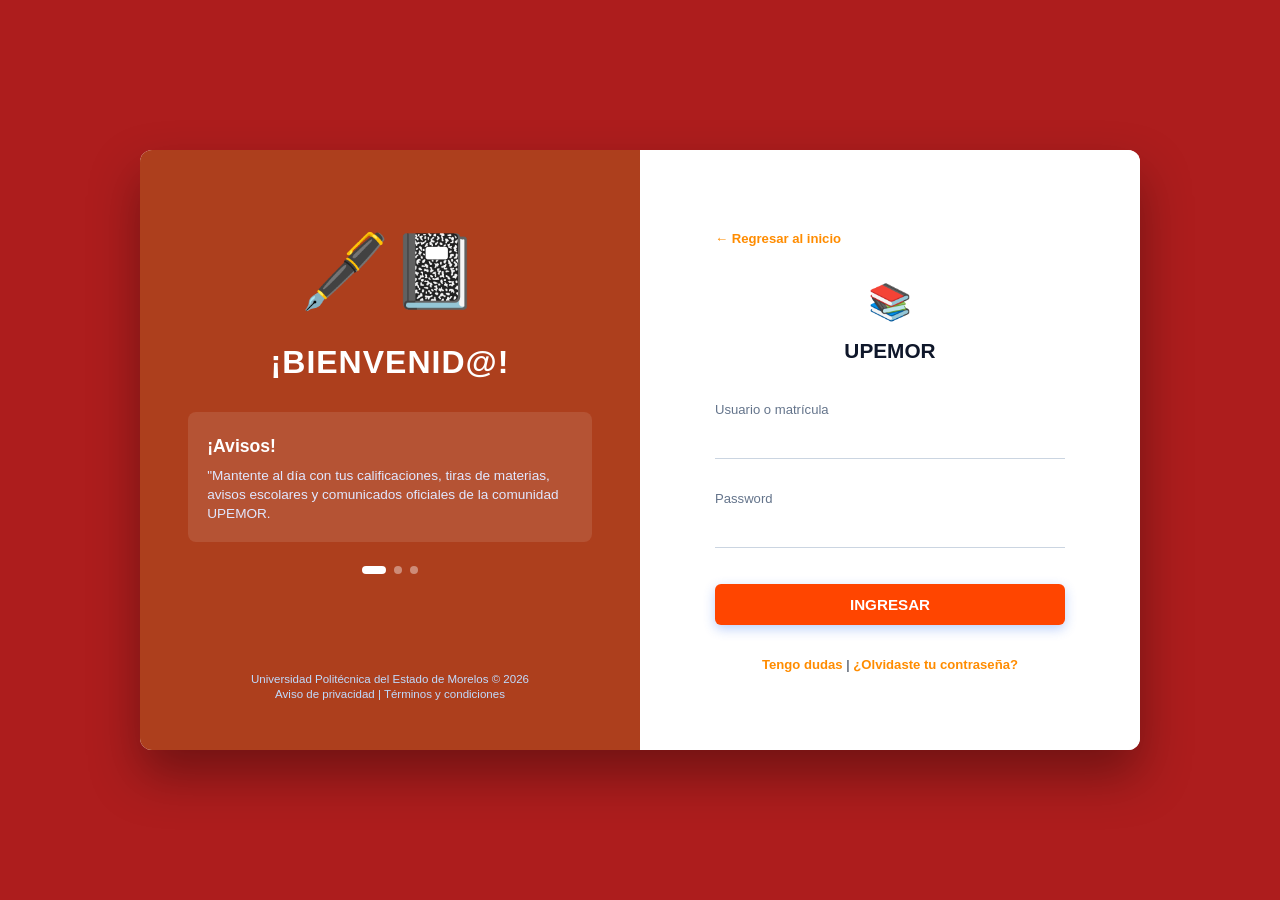
<file: login.html>
<!DOCTYPE html>
<html lang="es">
<head>
    <meta charset="UTF-8">
    <meta name="viewport" content="width=device-width, initial-scale=1.0">
    <title>Portal de Alumnos - UPEMOR </title>
    <link rel="stylesheet" href="styles.css">
</head>
<style>
    /* Forzar fondo general de la página */
    body.cbtis-login-body {
        background: #ad1d1d !important; /* Fondo general solicitado */
    }
    
    /* Forzar el fondo del panel izquierdo (cuadro al lado del blanco) */
    .cbtis-left-panel {
        background: #ad3f1d !important; /* Fondo del cuadro solicitado */
    }
</style>
<style>
    /* Forzar fondo rojo oscuro en la mitad izquierda o en la página */
    body {
        background-color: #8b0000 !important; /* Rojo oscuro */
    }
    
    /* Cambiar el color del contenedor izquierdo si usa clases específicas */
    div, section {
        background-color: inherit;
    }

    /* Cambiar el botón de INGRESAR a tono naranja/rojo brillante */
    button, input[type="submit"], .btn {
        background-color: #ff4500 !important; /* Naranja rojizo */
        border-color: #ff4500 !important;
        color: #ffffff !important;
    }

    /* Cambiar enlaces a naranja claro */
    a {
        color: #ff8c00 !important;
    }
</style>
<body class="cbtis-login-body">

    <!-- Contenedor principal de dos columnas -->
    <div class="cbtis-login-container">

        <!-- LADO IZQUIERDO: Panel Azul con Bienvenida e Ilustración -->
        <div class="cbtis-left-panel">
            <div class="cbtis-left-content">
                
                <div class="cbtis-illustration-box">
                    <div class="cbtis-badge-icon">🖋️📓</div>
                    <h2>¡BIENVENID@!</h2>
                </div>

                <div class="cbtis-notices-box">
                    <h3>¡Avisos!</h3>
                    <p>"Mantente al día con tus calificaciones, tiras de materias, avisos escolares y comunicados oficiales de la comunidad UPEMOR. </p>
                </div>

                <div class="cbtis-slider-dots">
                    <span class="cbtis-dot active"></span>
                    <span class="cbtis-dot"></span>
                    <span class="cbtis-dot"></span>
                </div>
            </div>

            <div class="cbtis-left-footer">
                Universidad Politécnica del Estado de Morelos &copy; 2026<br>
                <span>Aviso de privacidad | Términos y condiciones</span>
            </div>
        </div>

        <!-- LADO DERECHO: Panel Blanco con el Formulario de Acceso -->
        <div class="cbtis-right-panel">
            <div class="cbtis-login-wrapper">
                
                <div class="login-back-container">
                    <a href="index.html" class="cbtis-back-link">← Regresar al inicio</a>
                </div>

                <div class="cbtis-logo-header">
                    <div class="login-logo-emoji">📚</div>
                    <h1> <strong>UPEMOR</strong></h1>
                </div>

                <form id="form-login" action="#" method="POST">
                    
                    <div class="cbtis-input-group">
                        <label for="usuario">Usuario o matrícula</label>
                        <input type="text" id="usuario" name="usuario" required>
                    </div>

                    <div class="cbtis-input-group">
                        <label for="password">Password</label>
                        <input type="password" id="password" name="password" required>
                    </div>

                    <button type="submit" class="cbtis-btn-ingresar">INGRESAR</button>

                </form>

                <div class="cbtis-login-help">
                    <a href="#">Tengo dudas</a> | <a href="#">¿Olvidaste tu contraseña?</a>
                </div>

            </div>
        </div>

    </div>

    <script src="script.js"></script>
</body>
</html>
</file>
<file: styles.css>
/* ======================================================================
   ESTILOS GENERALES Y PORTADA - CBTis 166
   ====================================================================== */
*{
    box-sizing: border-box; /* Incluye bordes y rellenos en el ancho y alto total */
    margin: 0;              /* Elimina los márgenes predeterminados de la página */
    padding: 0;             /* Elimina los rellenos internos predeterminados */
}

body {
    font-family: 'Segoe UI', Tahoma, Geneva, Verdana, sans-serif; /* Tipografía principal limpia y moderna */
    color: #1e293b;                 /* Color de texto base gris oscuro */
    background-color: #f8fafc;      /* Color de fondo general suave para el sitio */
    line-height: 1.6;               /* Espaciado de línea cómodo para la lectura */
}

/* --------------------------------------------------------------------
   BARRA SUPERIOR DE CONTACTO
   -------------------------------------------------------------------- */
.top-bar {
    background-color: #450a0a !important;   /* Cambia toda la franja al color morado institucional (o usa #b91c1c para rojo) */
    color: #cbd5e1;                         
    font-size: 0.82rem;                     
    padding: 0.5rem 2rem;                   
    border-bottom: 1px solid rgba(255, 255, 255, 0.1); 
}
.top-bar-container {
    max-width: 1200px;     /* Ancho máximo estructurado para mantener simetría */
    margin: 0 auto;        /* Centra horizontalmente el contenedor */
    display: flex;         /* Activa el diseño flexible */
    justify-content: space-between; /* Distribuye el espacio entre los elementos internos */
    align-items: center;   /* Centra verticalmente los elementos */
}

.top-contacts {
    display: flex;         /* Distribuye los datos de contacto en fila horizontal */
    gap: 2rem;             /* Separación horizontal entre los elementos */
}

.top-item.whatsapp {
    color: #4ade80;        /* Color verde característico para destacar WhatsApp */
}

/* ======================================================================
   BARRA DE NAVEGACIÓN RESPONSIVA
   ====================================================================== */
.navbar {
    background-color: #ffffff; /* Fondo blanco sólido para el menú de navegación */
    border-bottom: 1px solid #e2e8f0; /* Borde inferior sutil */
    position: sticky;          /* Fija la barra en la parte superior al hacer scroll */
    top: 0;                    /* Posición de anclaje exacto en la parte superior */
    z-index: 1000;             /* Asegura que la barra esté siempre por encima de otros elementos */
    padding: 0.8rem 1.5rem;    /* Relleno interior de la barra de navegación */
}

.nav-container {
    max-width: 1200px;         /* Ancho máximo alineado con el resto del sitio */
    margin: 0 auto;            /* Centra el contenedor del menú */
    display: flex;             /* Modelo flexible */
    justify-content: space-between; /* Separa el logotipo de los enlaces del menú */
    align-items: center;       /* Alinea verticalmente al centro */
    flex-wrap: wrap;           /* Permite que los elementos bajen si falta espacio */
    gap: 1rem;                 /* Espaciado predeterminado */
}

.nav-brand {
    display: flex;             /* Contenedor flexible para la marca/logo */
    align-items: center;       /* Centra verticalmente el logotipo */
}

.brand-logo-img {
    height: 55px;              /* Altura fija estándar para el logotipo institucional */
    width: auto;               /* Ancho proporcional automático */
    object-fit: contain;       /* Evita deformaciones en la imagen */
    display: block;            /* Elimina espacios fantasma inferiores */
}

.nav-links {
    display: flex;             /* Organiza los enlaces de navegación en línea */
    align-items: center;       /* Centra verticalmente */
    gap: 1.5rem;               /* Espacio de separación entre cada opción del menú */
    flex-wrap: wrap;           /* Adaptable en pantallas chicas */
}

.nav-links a {
    text-decoration: none;     /* Quita el subrayado predeterminado de los enlaces */
    color: #475569;            /* Color de texto gris intermedio */
    font-weight: 600;          /* Seminegrita para mejor visibilidad */
    font-size: 0.9rem;         /* Tamaño de fuente adecuado */
    transition: color 0.2s;    /* Transición suave al cambiar de color */
}

.nav-links a:hover {
    color: #2563eb;            /* Cambia a azul corporativo al pasar el cursor */
}

.btn-nav-login {
    background-color: #a12f68 !important; /* Color morado institucional */
    color: white !important;
    padding: 8px 16px;
    border-radius: 6px;
    transition: background-color 0.2s;
}

.btn-nav-login:hover {
    background-color: #450a0a !important; /* Cambia a rojo vino al pasar el cursor */
}

@media (max-width: 600px) {
    .navbar {
        padding: 0.6rem 1rem;  /* Reduce el padding en pantallas móviles pequeñas */
    }
    .nav-container {
        justify-content: center; /* Centra los elementos del menú en móviles */
    }
    .nav-links {
        gap: 1rem;             /* Reduce el espacio entre enlaces */
        justify-content: center; /* Centra los enlaces */
    }
}

/* --------------------------------------------------------------------
   SECCIÓN HERO (DOS COLUMNAS CON COLLAGE)
   -------------------------------------------------------------------- */
.hero-section {
    background: linear-gradient(135deg, #581c87 0%, #b91c1c 100%); /* Fondo con degradado inspirado en el logotipo */
    color: white;              /* Texto general en blanco para alto contraste */
    padding: 5rem 2rem;        /* Relleno superior/inferior amplio y lateral */
    overflow: hidden;          /* Oculta desbordamientos */
}

.hero-container {
    max-width: 1200px;         /* Ancho máximo del contenedor principal */
    margin: 0 auto;            /* Centra el contenedor */
    display: grid;             /* Utiliza CSS Grid para organizar las columnas */
    grid-template-columns: 1.1fr 0.9fr; /* Texto ligeramente más ancho que el collage */
    gap: 3rem;                 /* Espacio de separación entre columnas */
    align-items: center;       /* Alinea verticalmente al centro */
}

@media (max-width: 900px) {
    .hero-container {
        grid-template-columns: 1fr; /* Cambia a una sola columna en pantallas medianas/móviles */
    }
}

.hero-tag {
    display: inline-block;     /* Permite aplicar padding y márgenes como bloque */
    background-color: #ffedd5; /* Fondo naranja pastel muy claro */
    border: 1px solid #fdba74; /* Borde naranja suave */
    color: #c2410c;            /* Texto naranja/rojizo oscuro para buena lectura */
    padding: 6px 16px;         /* Relleno interior */
    border-radius: 20px;       /* Bordes redondeados estilo píldora */
    font-size: 0.85rem;        /* Tamaño de fuente compacto */
    font-weight: 700;          /* Negrita destacada */
    text-transform: uppercase; /* Convierte el texto en mayúsculas */
    margin-bottom: 1.5rem;     /* Margen inferior */
}

.hero-text-side h1 {
    font-size: 2.8rem;         /* Tamaño de fuente grande para el título principal */
    font-weight: 800;          /* Grosor muy marcado */
    margin-bottom: 1rem;       /* Espacio inferior */
    letter-spacing: -0.5px;    /* Reduce ligeramente el espacio entre letras */
    line-height: 1.2;          /* Altura de línea compacta */
}

.hero-text-side p {
    font-size: 1.1rem;         /* Tamaño de fuente cómodo para la descripción */
    color: #cbd5e1;            /* Color gris claro legible */
    margin-bottom: 2rem;       /* Espacio inferior */
    line-height: 1.6;          /* Altura de línea legible */
}

.hero-cta-box {
    background: rgba(15, 23, 42, 0.4); /* Fondo oscuro semitransparente */
    border: 1px solid rgba(255, 255, 255, 0.1); /* Borde sutil translúcido */
    padding: 1.8rem;           /* Relleno interno */
    border-radius: 12px;       /* Bordes redondeados */
    backdrop-filter: blur(6px); /* Efecto de desenfoque de cristal esmerilado */
}

.btn-orange {
    display: inline-block;     /* Permite dimensiones en enlaces */
    background: linear-gradient(135deg, #f97316 0%, #ea580c 100%); /* Degradado naranja llamativo */
    color: white;              /* Texto blanco */
    padding: 14px 28px;        /* Relleno interior generoso */
    border-radius: 8px;        /* Bordes redondeados */
    text-decoration: none;     /* Quita subrayado */
    font-weight: 700;          /* Negrita */
    font-size: 1.05rem;        /* Tamaño destacado */
    box-shadow: 0 4px 15px rgba(249, 115, 22, 0.4); /* Sombra naranja difuminada */
    transition: transform 0.2s, box-shadow 0.2s; /* Transiciones suaves */
    margin-bottom: 1.2rem;     /* Espacio inferior */
}

.btn-orange:hover {
    transform: translateY(-2px); /* Eleva ligeramente el botón al pasar el cursor */
    box-shadow: 0 6px 20px rgba(249, 115, 22, 0.6); /* Aumenta intensidad de sombra */
}

.hero-benefits {
    display: flex;             /* Organiza los beneficios en línea flexible */
    flex-wrap: wrap;           /* Salto de línea automático */
    gap: 15px;                 /* Espacio entre beneficios */
    font-size: 0.9rem;         /* Tamaño estándar */
    color: #e2e8f0;            /* Gris claro */
    font-weight: 500;          /* Peso medio */
}

/* Estilos del Collage de Imágenes */
.image-collage {
    display: flex;             /* Organiza los elementos en columna */
    flex-direction: column;    /* Dirección vertical */
    gap: 15px;                 /* Espacio entre imágenes */
    background: rgba(255, 255, 255, 0.05); /* Fondo translúcido sutil */
    padding: 20px;             /* Relleno interior */
    border-radius: 20px;       /* Bordes redondeados del contenedor */
    border: 1px solid rgba(255, 255, 255, 0.1); /* Borde sutil */
}

.collage-main img {
    width: 100%;               /* Ancho completo */
    height: 240px;             /* Altura fija para la imagen principal */
    object-fit: cover;         /* Recorta proporcionalmente sin deformar */
    border-radius: 12px;       /* Bordes redondeados */
    box-shadow: 0 10px 25px rgba(0,0,0,0.3); /* Sombra de profundidad */
}

.collage-sub {
    display: grid;             /* Cuadrícula para las dos imágenes inferiores */
    grid-template-columns: 1fr 1fr; /* Dos columnas iguales */
    gap: 15px;                 /* Espacio entre las secundarias */
}

.collage-sub img {
    width: 100%;               /* Ancho completo */
    height: 140px;             /* Altura fija para secundarias */
    object-fit: cover;         /* Recorte proporcional */
    border-radius: 12px;       /* Bordes redondeados */
    box-shadow: 0 8px 20px rgba(0,0,0,0.3); /* Sombra de profundidad */
}

/* Clases específicas para el formulario de informes */
.hero-title-custom {
    font-size: 2.5rem;         /* Tamaño de título personalizado */
    margin-bottom: 1rem;       /* Margen inferior */
}

.hero-desc-custom {
    color: #cbd5e1;            /* Color secundario */
    font-size: 1rem;           /* Tamaño legible */
    margin-bottom: 1.5rem;     /* Margen inferior */
}

.hero-subtitle-custom {
    font-size: 0.95rem;        /* Subtítulo */
    font-weight: 600;          /* Seminegrita */
    color: #93c5fd;            /* Azul claro */
    margin-bottom: 0.8rem;     /* Margen inferior */
}

.hero-benefits-column {
    display: flex;             /* Flexible vertical */
    flex-direction: column;    /* Apilado vertical */
    gap: 8px;                  /* Espaciado ajustado */
}

.cbtis-hero-form-card {
    background-color: #ffffff; /* Fondo blanco sólido para la tarjeta del formulario */
    padding: 2.2rem;           /* Relleno interno amplio */
    border-radius: 16px;       /* Bordes redondeados marcados */
    box-shadow: 0 20px 40px rgba(0, 0, 0, 0.25); /* Sombra elegante flotante */
    width: 100%;               /* Ancho completo disponible */
    max-width: 440px;          /* Ancho máximo de la tarjeta */
    margin: 0 auto;            /* Centrado horizontal */
}

.form-card-title {
    color: #0f172a;            /* Color oscuro */
    font-size: 1.25rem;        /* Mediano destacado */
    font-weight: 700;          /* Negrita */
    margin-bottom: 1rem;       /* Margen inferior */
    text-align: center;        /* Centrado */
}

.form-group-margin {
    margin-bottom: 1rem;       /* Espacio inferior estándar entre campos */
}

.form-control-input {
    width: 100%;               /* Ancho completo */
    border: 1px solid #cbd5e1; /* Borde gris claro */
    border-radius: 8px;        /* Bordes redondeados */
    padding: 10px 14px;        /* Relleno interior cómodo */
    font-size: 0.9rem;         /* Tamaño de letra interno */
    outline: none;             /* Sin borde de enfoque por defecto */
}

.form-control-select {
    width: 100%;               /* Ancho completo */
    border: 1px solid #cbd5e1; /* Borde gris claro */
    border-radius: 8px;        /* Bordes redondeados */
    padding: 10px 14px;        /* Relleno interior */
    font-size: 0.9rem;         /* Tamaño de fuente */
    background: #fff;          /* Fondo blanco */
    color: #475569;            /* Color de texto de opciones */
    outline: none;             /* Quita contorno */
}

.form-date-label {
    font-size: 0.78rem;        /* Letra pequeña para etiquetas de fecha */
    color: #64748b;            /* Gris secundario */
    display: block;            /* Ocupa su propia línea */
    margin-bottom: 2px;        /* Margen inferior mínimo */
}

.form-control-date {
    width: 100%;               /* Ancho completo */
    border: 1px solid #cbd5e1; /* Borde gris */
    border-radius: 8px;        /* Bordes redondeados */
    padding: 8px 14px;         /* Relleno interior */
    font-size: 0.9rem;         /* Tamaño de fuente */
    color: #334155;            /* Color de texto interno */
    outline: none;             /* Quita contorno */
}

.form-control-textarea {
    width: 100%;               /* Ancho completo */
    border: 1px solid #cbd5e1; /* Borde gris */
    border-radius: 8px;        /* Bordes redondeados */
    padding: 10px 14px;        /* Relleno interior */
    font-size: 0.9rem;         /* Tamaño de fuente */
    outline: none;             /* Quita contorno */
    font-family: inherit;      /* Hereda tipografía general */
}

/* ======================================================================
   CORRECCIÓN DEFINITIVA PARA LA CASILLA Y EL TEXTO DE ACEPTAR TÉRMINOS
   ====================================================================== */
.form-group-checkbox {
    margin-bottom: 1.2rem;     /* Espacio inferior */
    display: flex;             /* Contenedor flexible */
    flex-direction: row !important; /* Fuerza dirección horizontal estricta */
    align-items: flex-start !important; /* Alinea arriba */
    justify-content: flex-start !important; /* Alinea a la izquierda */
    gap: 10px;                 /* Espacio horizontal entre cuadro y texto */
    text-align: left;          /* Alineación izquierda */
    width: 100%;               /* Ancho completo */
}

.form-checkbox-input {
    width: 18px !important;    /* Ancho fijo forzado para el checkbox */
    height: 18px !important;   /* Alto fijo forzado */
    min-width: 18px;           /* Evita compresión */
    cursor: pointer;           /* Cambia cursor a mano */
    margin-top: 2px;           /* Ajuste vertical fino con la primera línea */
    flex-shrink: 0;            /* Impide deformación */
    appearance: auto;          /* Restaura el comportamiento visual nativo */
    -webkit-appearance: checkbox; /* Compatibilidad WebKit */
}

.form-checkbox-label {
    font-size: 0.78rem !important; /* Letra pequeña legible para textos legales */
    color: #475569 !important;     /* Gris oscuro */
    line-height: 1.35 !important;  /* Altura de línea compacta */
    cursor: pointer;               /* Cursor interactivo */
    display: inline-block !important; /* Comportamiento en línea */
    width: auto !important;        /* Ancho automático */
    flex: 1;                       /* Ocupa el resto del espacio disponible */
}

.form-submit-btn {
    background-color: #0052ff;     /* Fondo azul intenso para el botón enviar */
    width: 100%;                   /* Ancho completo */
    border-radius: 8px;            /* Bordes redondeados */
    padding: 12px;                 /* Relleno interior */
    font-weight: 700;              /* Negrita */
    color: white;                  /* Texto blanco */
    border: none;                  /* Sin bordes */
    cursor: pointer;               /* Cursor de mano */
    transition: background 0.2s;   /* Transición suave */
}

.cbtis-hero-form-card input:focus, 
.cbtis-hero-form-card select:focus, 
.cbtis-hero-form-card textarea:focus {
    border-color: #2563eb !important; /* Cambia el borde a azul brillante al enfocar */
    box-shadow: 0 0 0 3px rgba(37, 99, 235, 0.15); /* Brillo sutil alrededor */
}

/* ======================================================================
   ESTILOS DE OFERTA EDUCATIVA CON IMÁGENES
   ====================================================================== */
.careers-section {
    padding: 5rem 2rem;            /* Espaciado superior/inferior */
    background-color: #f8fafc;     /* Fondo claro */
}

.section-container {
    max-width: 1200px;             /* Ancho máximo centrado */
    margin: 0 auto;                /* Centrado horizontal */
}

.section-header {
    text-align: center;            /* Centrado de títulos de sección */
    margin-bottom: 3.5rem;         /* Espacio inferior */
}

.section-header h2 {
    font-size: 2.2rem;             /* Título grande */
    color: #0f172a;                /* Color oscuro */
    margin-bottom: 0.5rem;         /* Espacio con subtítulo */
}

.section-header p {
    color: #64748b;                /* Gris secundario */
    font-size: 1.05rem;            /* Tamaño legible */
}

.careers-grid {
    display: grid;                 /* Cuadrícula CSS adaptable */
    grid-template-columns: repeat(auto-fit, minmax(260px, 1fr)); /* Columnas responsivas */
    gap: 2rem;                     /* Espacio entre tarjetas */
}

.career-card {
    background-color: #ffffff;     /* Fondo blanco */
    border: 1px solid #e2e8f0;     /* Borde sutil */
    border-radius: 12px;           /* Esquinas redondeadas */
    overflow: hidden;              /* Oculta desbordamientos internos */
    box-shadow: 0 4px 6px rgba(0, 0, 0, 0.02); /* Sombra ligera */
    transition: transform 0.2s ease, box-shadow 0.2s ease; /* Transiciones suaves */
}

.career-card:hover {
    transform: translateY(-5px);   /* Eleva la tarjeta al pasar el cursor */
    box-shadow: 0 15px 30px rgba(0, 0, 0, 0.08); /* Acentúa la sombra */
    border-color: #450a0a;         /* Oscurece borde */
}

.career-img-container {
    width: 100%;                   /* Ancho completo */
    height: 160px;                 /* Altura fija de imagen */
    overflow: hidden;              /* Oculta desbordamientos */
}

.career-img-container img {
    width: 100%;                   /* Ancho adaptado */
    height: 100%;                  /* Alto adaptado */
    object-fit: cover;             /* Recorte proporcional */
    transition: transform 0.3s ease; /* Transición para zoom */
}

.career-card:hover .career-img-container img {
    transform: scale(1.05);        /* Efecto zoom in en imagen al hacer hover */
}

.career-content {
    padding: 1.8rem;               /* Relleno interno de textos */
}

.career-content h3 {
    font-size: 1.15rem;            /* Tamaño de título */
    color: #0f172a;                /* Color oscuro */
    margin-bottom: 0.8rem;         /* Espacio inferior */
    font-weight: 700;              /* Negrita */
}

.career-content p {
    color: #64748b;                /* Gris descriptivo */
    font-size: 0.9rem;             /* Tamaño estándar */
    line-height: 1.5;              /* Altura de línea */
}

/* ======================================================================
   ESTILOS DEL PIE DE PÁGINA (FOOTER CON REDES SOCIALES)
   ====================================================================== */
.footer {
    background-color: #b91c1c !important; /* Color rojo sólido institucional */
    color: #cbd5e1;                
    padding: 2.5rem 2rem;          
    border-top: 1px solid rgba(255, 255, 255, 0.1); 
}
.footer-container {
    max-width: 1200px;             /* Ancho máximo alineado */
    margin: 0 auto;                /* Centrado horizontal */
    display: flex;                 /* Distribución flexible */
    justify-content: space-between; /* Separa créditos de redes */
    align-items: center;           /* Centrado vertical */
    flex-wrap: wrap;               /* Adaptable */
    gap: 1.5rem;                   /* Espacio entre elementos */
}

.footer-info p {
    font-size: 0.9rem;             /* Tamaño estándar */
    color: #cbd5e1;                /* Color legible */
    margin-bottom: 0.3rem;         /* Espacio mínimo */
}

.footer-author {
    font-size: 0.82rem;            /* Letra pequeña para autor */
    color: #64748b;                /* Gris sutil */
}

.footer-socials {
    display: flex;                 /* Iconos en línea */
    gap: 12px;                     /* Espacio entre iconos */
}

.social-icon {
    width: 38px;                   /* Ancho fijo circular */
    height: 38px;                  /* Alto fijo circular */
    background: rgba(255, 255, 255, 0.08); /* Fondo translúcido */
    border: 1px solid rgba(255, 255, 255, 0.12); /* Borde sutil */
    color: #ffffff;                /* Icono blanco */
    border-radius: 50%;            /* Círculo perfecto */
    display: flex;                 /* Centrado interno */
    align-items: center;           /* Centrado vertical */
    justify-content: center;       /* Centrado horizontal */
    text-decoration: none;         /* Sin subrayado */
    font-weight: 700;              /* Negrita */
    font-size: 0.95rem;            /* Tamaño del símbolo */
    transition: background 0.2s, transform 0.2s, border-color 0.2s; /* Transiciones */
}

.social-icon:hover {
    background: #2563eb;           /* Azul corporativo al pasar cursor */
    border-color: #2563eb;         /* Borde azul */
    transform: translateY(-3px);   /* Eleva sutilmente el icono */
}

@media (max-width: 768px) {
    .footer-container {
        flex-direction: column;    /* Columna en tablets y móviles */
        text-align: center;        /* Centra textos del footer */
    }
    .footer-socials {
        justify-content: center;   /* Centra iconos sociales */
    }
}

/* ======================================================================
   ESTILOS DE LOGIN EN PANTALLA PARTIDA - CBTis 166
   ====================================================================== */
.cbtis-login-body {
    margin: 0;
    padding: 0;
    font-family: 'Segoe UI', Tahoma, Geneva, Verdana, sans-serif;
    background: #8f2b14 !important; /* Nuevo fondo general */
    min-height: 100vh;
    display: flex;
    justify-content: center;
    align-items: center;
}
.cbtis-login-container {
    width: 100%;                   /* Ancho completo */
    max-width: 1000px;             /* Ancho máximo de la tarjeta de login */
    height: 600px;                 /* Altura fija estándar */
    background-color: #ffffff;     /* Fondo blanco */
    border-radius: 12px;           /* Bordes redondeados */
    box-shadow: 0 25px 50px rgba(0, 0, 0, 0.35); /* Sombra pronunciada */
    display: grid;                 /* Pantalla dividida en cuadrícula */
    grid-template-columns: 1fr 1fr; /* Dos columnas iguales (panel izquierdo y derecho) */
    overflow: hidden;              /* Oculta desbordamientos */
    margin: 2rem;                  /* Margen exterior */
}

@media (max-width: 850px) {
    .cbtis-login-container {
        grid-template-columns: 1fr; /* Una sola columna en dispositivos menores */
        height: auto;               /* Altura automática */
    }
    .cbtis-left-panel {
        display: none;              /* Oculta el panel izquierdo decorativo en móviles */
    }
}

.cbtis-left-panel {
    background: #b83e23 !important; /* Nuevo fondo para el panel izquierdo */
    color: white;
    padding: 3rem;
    display: flex;
    flex-direction: column;
    justify-content: space-between;
}

.cbtis-illustration-box {
    text-align: center;            /* Centrado */
    margin-top: 1rem;              /* Margen superior */
}

.cbtis-badge-icon {
    font-size: 4.5rem;             /* Tamaño grande para icono/emoji */
    margin-bottom: 0.5rem;         /* Margen inferior */
}

.cbtis-illustration-box h2 {
    font-size: 2rem;               /* Título grande */
    font-weight: 800;              /* Negrita fuerte */
    letter-spacing: 1px;           /* Espaciado entre letras */
}

.cbtis-notices-box {
    background: rgba(255, 255, 255, 0.1); /* Caja translúcida de avisos */
    padding: 1.2rem;               /* Relleno interno */
    border-radius: 8px;            /* Bordes redondeados */
    margin-top: 1.5rem;            /* Margen superior */
}

.cbtis-notices-box h3 {
    font-size: 1.1rem;             /* Título de aviso */
    margin-bottom: 0.4rem;         /* Margen inferior */
}

.cbtis-notices-box p {
    font-size: 0.85rem;            /* Texto pequeño */
    color: #e0e7ff;                /* Azul claro tenue */
    line-height: 1.4;              /* Altura de línea */
}

.cbtis-slider-dots {
    display: flex;                 /* Indicadores de slider en fila */
    justify-content: center;       /* Centrados */
    gap: 8px;                      /* Espacio entre puntos */
    margin-top: 1.5rem;            /* Margen superior */
}

.cbtis-dot {
    width: 8px;                    /* Ancho de punto inactivo */
    height: 8px;                   /* Alto de punto inactivo */
    background-color: rgba(255, 255, 255, 0.4); /* Translúcido */
    border-radius: 50%;            /* Circular */
}

.cbtis-dot.active {
    background-color: #ffffff;     /* Blanco sólido para punto activo */
    width: 24px;                   /* Más ancho simulando barra activa */
    border-radius: 4px;            /* Bordes redondeados */
}

.cbtis-left-footer {
    font-size: 0.72rem;            /* Letra pequeña institucional */
    color: #bfdbfe;                /* Azul muy claro */
    text-align: center;            /* Centrado */
    line-height: 1.3;              /* Altura de línea */
}

.cbtis-right-panel {
    background-color: #ffffff;     /* Panel derecho blanco para el formulario de login */
    padding: 3rem 3.5rem;          /* Relleno interno amplio */
    display: flex;                 /* Flexible */
    flex-direction: column;        /* Vertical */
    justify-content: center;       /* Centrado vertical */
}

.cbtis-login-wrapper {
    width: 100%;                   /* Ancho completo */
    max-width: 350px;              /* Ancho máximo del contenedor de login */
    margin: 0 auto;                /* Centrado horizontal */
}

.login-back-container {
    margin-bottom: 1.5rem;         /* Margen inferior */
}

.cbtis-back-link {
    color: #2563eb;                /* Enlace azul */
    font-size: 0.82rem;            /* Tamaño pequeño */
    text-decoration: none;         /* Sin subrayado */
    font-weight: 600;              /* Seminegrita */
}

.cbtis-back-link:hover {
    text-decoration: underline;    /* Subraya al pasar cursor */
}

.cbtis-logo-header {
    text-align: center;            /* Centrado */
    margin-bottom: 2rem;           /* Margen inferior */
}

.login-logo-emoji {
    font-size: 2.2rem;             /* Emoji grande */
    margin-bottom: 0.2rem;         /* Margen inferior */
}

.cbtis-logo-header h1 {
    font-size: 1.3rem;             /* Tamaño título */
    color: #0f172a;                /* Oscuro */
    font-weight: 700;              /* Negrita */
}

.cbtis-logo-header h1 span {
    color: #2563eb;                /* Acento en azul */
}

.cbtis-input-group {
    margin-bottom: 1.8rem;         /* Espacio inferior */
    position: relative;            /* Posicionamiento relativo */
}

.cbtis-input-group label {
    display: block;                /* Ocupa su línea */
    font-size: 0.82rem;            /* Pequeño */
    color: #64748b;                /* Gris */
    margin-bottom: 0.3rem;         /* Margen inferior */
    font-weight: 500;              /* Medio */
}

.cbtis-input-group input {
    width: 100%;                   /* Ancho completo */
    border: none;                  /* Sin borde completo */
    border-bottom: 1px solid #cbd5e1; /* Borde inferior estilo material design */
    padding: 8px 0;                /* Relleno */
    font-size: 0.95rem;            /* Tamaño de fuente */
    color: #0f172a;                /* Oscuro */
    background: transparent;       /* Fondo transparente */
    outline: none;                 /* Sin contorno */
    transition: border-color 0.2s; /* Transición suave */
}

.cbtis-input-group input:focus {
    border-bottom: 2px solid #2563eb; /* Cambia a borde inferior azul grueso al enfocar */
}

.cbtis-btn-ingresar {
    width: 100%;                   /* Ancho completo */
    background-color: #2563eb;     /* Azul corporativo */
    color: white;                  /* Texto blanco */
    border: none;                  /* Sin bordes */
    padding: 12px;                 /* Relleno */
    border-radius: 6px;            /* Esquinas redondeadas */
    font-weight: 700;              /* Negrita */
    font-size: 0.95rem;            /* Tamaño */
    cursor: pointer;               /* Mano interactiva */
    box-shadow: 0 4px 12px rgba(37, 99, 235, 0.3); /* Sombra azul */
    transition: background-color 0.2s, transform 0.1s; /* Transiciones */
    margin-top: 0.5rem;            /* Margen superior */
}

.cbtis-btn-ingresar:hover {
    background-color: #1d4ed8;     /* Azul más oscuro al pasar cursor */
}

.cbtis-login-help {
    text-align: center;            /* Centrado */
    margin-top: 1.8rem;            /* Margen superior */
    font-size: 0.82rem;            /* Pequeño */
}

.cbtis-login-help a {
    color: #2563eb;                /* Azul */
    text-decoration: none;         /* Sin subrayado */
    font-weight: 600;              /* Seminegrita */
}

.cbtis-login-help a:hover {
    text-decoration: underline;    /* Subraya al pasar cursor */
}

/* ======================================================================
   ESTILOS Y RECORRIDO DE DOCENTES
   ====================================================================== */
.teachers-section {
    background: linear-gradient(135deg, #8a130b 0%, #632203 100%); /* Fondo degradado acorde a la paleta del logotipo */
    color: white;                  
    padding: 4rem 1.5rem;          
}

.teachers-container {
    max-width: 1200px;             /* Ancho máximo centrado */
    margin: 0 auto;                /* Centrado horizontal */
}

.teachers-header {
    display: flex;                 /* Flexible */
    justify-content: space-between; /* Separa título de botones */
    align-items: flex-end;         /* Alineación inferior */
    margin-bottom: 2.5rem;         /* Margen inferior */
    flex-wrap: wrap;               /* Adaptable */
    gap: 1.5rem;                   /* Espacio entre elementos */
}

.teachers-tag {
    display: inline-block;         /* Bloque en línea */
    color: #93c5fd;                /* Azul claro */
    font-size: 0.82rem;            /* Pequeño */
    font-weight: 700;              /* Negrita */
    text-transform: uppercase;     /* Mayúsculas */
    margin-bottom: 0.6rem;         /* Margen inferior */
    letter-spacing: 0.5px;         /* Espaciado de letras */
}

.convenience-tag-custom {
    color: #2563eb;                /* Azul específico para convenios */
}

.teachers-header h2 {
    font-size: 2.2rem;             /* Título grande */
    font-weight: 800;              /* Negrita fuerte */
    margin-bottom: 0.6rem;         /* Margen inferior */
    letter-spacing: -0.5px;        /* Espaciado ajustado */
}

.teachers-header p {
    color: #cbd5e1;                /* Gris claro */
    font-size: 1rem;               /* Estándar */
    max-width: 700px;              /* Ancho máximo para lectura cómoda */
    line-height: 1.6;              /* Altura de línea */
}

.teachers-nav-buttons {
    display: flex;                 /* Botones en línea */
    gap: 10px;                     /* Espaciado entre flechas */
}

.nav-btn {
    width: 42px;                   /* Ancho fijo circular */
    height: 42px;                  /* Alto fijo circular */
    background: rgba(255, 255, 255, 0.1); /* Translúcido */
    border: 1px solid rgba(255, 255, 255, 0.2); /* Borde translúcido */
    color: white;                  /* Símbolo blanco */
    border-radius: 50%;            /* Circular */
    font-size: 1.4rem;             /* Tamaño de flecha */
    cursor: pointer;               /* Mano interactiva */
    display: flex;                 /* Centrado interno */
    align-items: center;           /* Centrado vertical */
    justify-content: center;       /* Centrado horizontal */
    transition: background 0.2s, transform 0.1s; /* Transiciones */
}

.nav-btn:hover {
    background: rgba(255, 255, 255, 0.25); /* Aclara al pasar cursor */
    transform: scale(1.05);        /* Ligero zoom */
}

.teachers-grid {
    display: flex;                 /* Carrusel horizontal flexible */
    gap: 1.5rem;                   /* Espacio entre tarjetas de profesores */
    overflow-x: auto;              /* Permite scroll horizontal */
    scroll-behavior: smooth;       /* Movimiento fluido al usar botones */
    padding-bottom: 1rem;          /* Relleno inferior */
    scrollbar-width: none;         /* Oculta barra de desplazamiento en Firefox */
}

.teachers-grid::-webkit-scrollbar {
    display: none;                 /* Oculta barra de desplazamiento en Chrome/Safari */
}

.teacher-card {
    flex: 0 0 calc(25% - 1.15rem); /* Ancho fijo exacto para mostrar 4 tarjetas en pantallas grandes */
    background: #1e293b;           /* Fondo gris oscuro azulado */
    border-radius: 16px;           /* Bordes redondeados */
    overflow: hidden;              /* Oculta desbordamientos */
    border: 1px solid rgba(255, 255, 255, 0.1); /* Borde sutil */
    transition: transform 0.2s ease, box-shadow 0.2s ease; /* Transiciones */
}

@media (max-width: 1024px) {
    .teacher-card {
        flex: 0 0 calc(43% - 0.75rem); /* Ajusta para mostrar 2 tarjetas en tablets */
    }
}

@media (max-width: 650px) {
    .teacher-card {
        flex: 0 0 82%;             /* Ajusta para mostrar una tarjeta grande en móviles */
    }
}

.teacher-card:hover {
    transform: translateY(-5px);   /* Eleva la tarjeta al pasar el cursor */
    box-shadow: 0 15px 30px rgba(0, 0, 0, 0.4); /* Sombra oscura profunda */
}

.teacher-card img {
    width: 100%;                   /* Ancho completo */
    height: 240px;                 /* Altura fija de la foto del docente */
    object-fit: cover;             /* Recorte proporcional */
    object-position: top;          /* Enfoca la parte superior (rostro) de la foto */
}

.teacher-info {
    padding: 1.5rem;               /* Relleno interior para los datos del profesor */
    background: linear-gradient(180deg, rgba(30, 41, 59, 0.9) 0%, rgba(15, 23, 42, 0.95) 100%); /* Degradado interno */
}

.teacher-info h3 {
    font-size: 1.1rem;             /* Nombre del profesor */
    font-weight: 700;              /* Negrita */
    color: white;                  /* Blanco */
    margin-bottom: 0.4rem;         /* Margen inferior */
}

.teacher-info p {
    font-size: 0.85rem;            /* Descripción de especialidad */
    color: #94a3b8;                /* Gris claro */
    line-height: 1.4;              /* Altura de línea */
}

/* ======================================================================
   ESTILOS DE CONVENIOS EN DOBLE LÍNEA (MARQUESINAS INFINITAS)
   ====================================================================== */
.convenios-section {
    padding: 5rem 0;               /* Relleno superior e inferior */
    background-color: #ffffff;     /* Fondo blanco */
    overflow: hidden;              /* Oculta desbordamientos laterales */
    border-top: 1px solid #e2e8f0; /* Borde superior sutil */
    border-bottom: 1px solid #e2e8f0; /* Borde inferior sutil */
}

.convenios-container {
    max-width: 1200px;             /* Ancho máximo centrado */
    margin: 0 auto;                /* Centrado horizontal */
    padding: 0 2rem;               /* Relleno lateral */
}

.marquee-wrapper {
    position: relative;            /* Posicionamiento relativo para la marquesina */
    width: 100%;                   /* Ancho completo */
    overflow: hidden;              /* Oculta tarjetas fuera de pantalla */
    mask-image: linear-gradient(to right, transparent, black 10%, black 90%, transparent); /* Desvanece los bordes izquierdo y derecho */
    -webkit-mask-image: linear-gradient(to right, transparent, black 10%, black 90%, transparent); /* Soporte WebKit para desvanecimiento */
}

.marquee-wrapper-spacing {
    margin-top: 1.5rem;            /* Separación entre la primera y segunda línea de convenios */
}

.marquee-track {
    display: flex;                 /* Elementos en línea horizontal continua */
    gap: 1.5rem;                   /* Espacio entre tarjetas de marcas */
    width: max-content;            /* Ancho automático basado en el contenido total */
}

.marquee-wrapper:hover .marquee-track {
    animation-play-state: paused !important; /* Pausa el movimiento al pasar el cursor sobre las marcas */
}

.marquee-track-top {
    animation: scrollLeft 35s linear infinite; /* Animación continua hacia la izquierda */
}

.marquee-track-bottom {
    animation: scrollRight 35s linear infinite; /* Animación continua hacia la derecha (inversa) */
}

@keyframes scrollLeft {
    0% { transform: translateX(0); }         /* Inicia en posición original */
    100% { transform: translateX(-50%); }    /* Desplaza exactamente la mitad (el grupo original) para crear bucle infinito */
}

@keyframes scrollRight {
    0% { transform: translateX(-50%); }      /* Inicia desplazado a la mitad */
    100% { transform: translateX(0); }       /* Regresa a la posición inicial creando bucle fluido */
}

.convenio-card {
    background: #f8fafc;           /* Fondo gris muy claro para cada tarjeta de empresa */
    border: 1px solid #e2e8f0;     /* Borde gris sutil */
    padding: 1.2rem 2rem;          /* Relleno interior generoso */
    border-radius: 12px;           /* Bordes redondeados */
    font-weight: 600;              /* Seminegrita */
    font-size: 1rem;               /* Tamaño estándar */
    color: #334155;                /* Color de texto gris oscuro */
    white-space: nowrap;           /* Impide que el texto de la marca haga salto de línea */
    box-shadow: 0 4px 6px rgba(0, 0, 0, 0.01); /* Sombra muy tenue */
    transition: transform 0.2s ease, border-color 0.2s ease, background-color 0.2s ease; /* Transiciones suaves */
    display: flex;                 /* Flexible */
    align-items: center;           /* Centrado vertical */
    justify-content: center;       /* Centrado horizontal */
    min-width: 190px;              /* Ancho mínimo uniforme para todas las tarjetas */
}

.convenio-card:hover {
    transform: translateY(-3px);   /* Eleva la tarjeta de convenio al pasar el cursor */
    border-color: #2563eb;         /* Cambia el borde a azul corporativo */
    background-color: #ffffff;     /* Fondo blanco puro */
    color: #2563eb;                /* Texto azul corporativo */
    box-shadow: 0 10px 20px rgba(37, 99, 235, 0.08); /* Sombra azulada elegante */
}
.mapa-section {
    padding: 3rem 1.5rem;
    background-color: #450a0a !important; /* Rojo vino oscuro muy profundo */
    text-align: center;
    color: white;
}

.mapa-container {
    max-width: 1000px;
    margin: 0 auto;
}

.mapa-container h2 {
    font-size: 1.8rem;
    margin-bottom: 0.5rem;
}

.mapa-container p {
    color: #cbd5e1;
    margin-bottom: 1.5rem;
}

.mapa-box {
    border-radius: 15px;
    overflow: hidden;
    box-shadow: 0 10px 25px rgba(0, 0, 0, 0.3);
    border: 2px solid rgba(255, 255, 255, 0.1);
}
/* ALINEACIÓN CORRECTA Y LIMPIA PARA LA CUADRÍCULA DE TARJETAS */
.careers-grid {
    display: flex !important;
    flex-wrap: wrap !important;
    justify-content: flex-start !important; /* Fuerza a alinear desde la izquierda */
    gap: 30px !important;
    padding: 20px 40px !important;
    width: 100% !important;
    margin: 0 !important;
    box-sizing: border-box !important;
}

.career-card {
    flex: 1 1 300px !important;
    max-width: 350px !important;
    margin: 0 !important;
    background: #ffffff !important;
    border-radius: 16px !important;
    overflow: hidden !important;
    box-shadow: 0 4px 15px rgba(0, 0, 0, 0.08) !important;
}
/* CENTRAR EL CONTENEDOR DEL VIDEO */
.video_container_upemor {
    width: 100%;
    max-width: 900px; /* Ancho máximo para que no ocupe toda la pantalla de golpe */
    display: flex;
    flex-direction: column;
    align-items: center;
    margin: 40px auto !important; /* El 'auto' a los lados centra el bloque por completo */
    padding: 0 20px;
    box-sizing: border-box;
}

.video-wrapper {
    position: relative;
    width: 100%;
    aspect-ratio: 16 / 9;
    background: #000;
    border-radius: 16px;
    overflow: hidden;
    box-shadow: 0 8px 25px rgba(0, 0, 0, 0.15);
}

.video-wrapper iframe {
    position: absolute;
    top: 0;
    left: 0;
    width: 100%;
    height: 100%;
    border: none;
}
</file>
